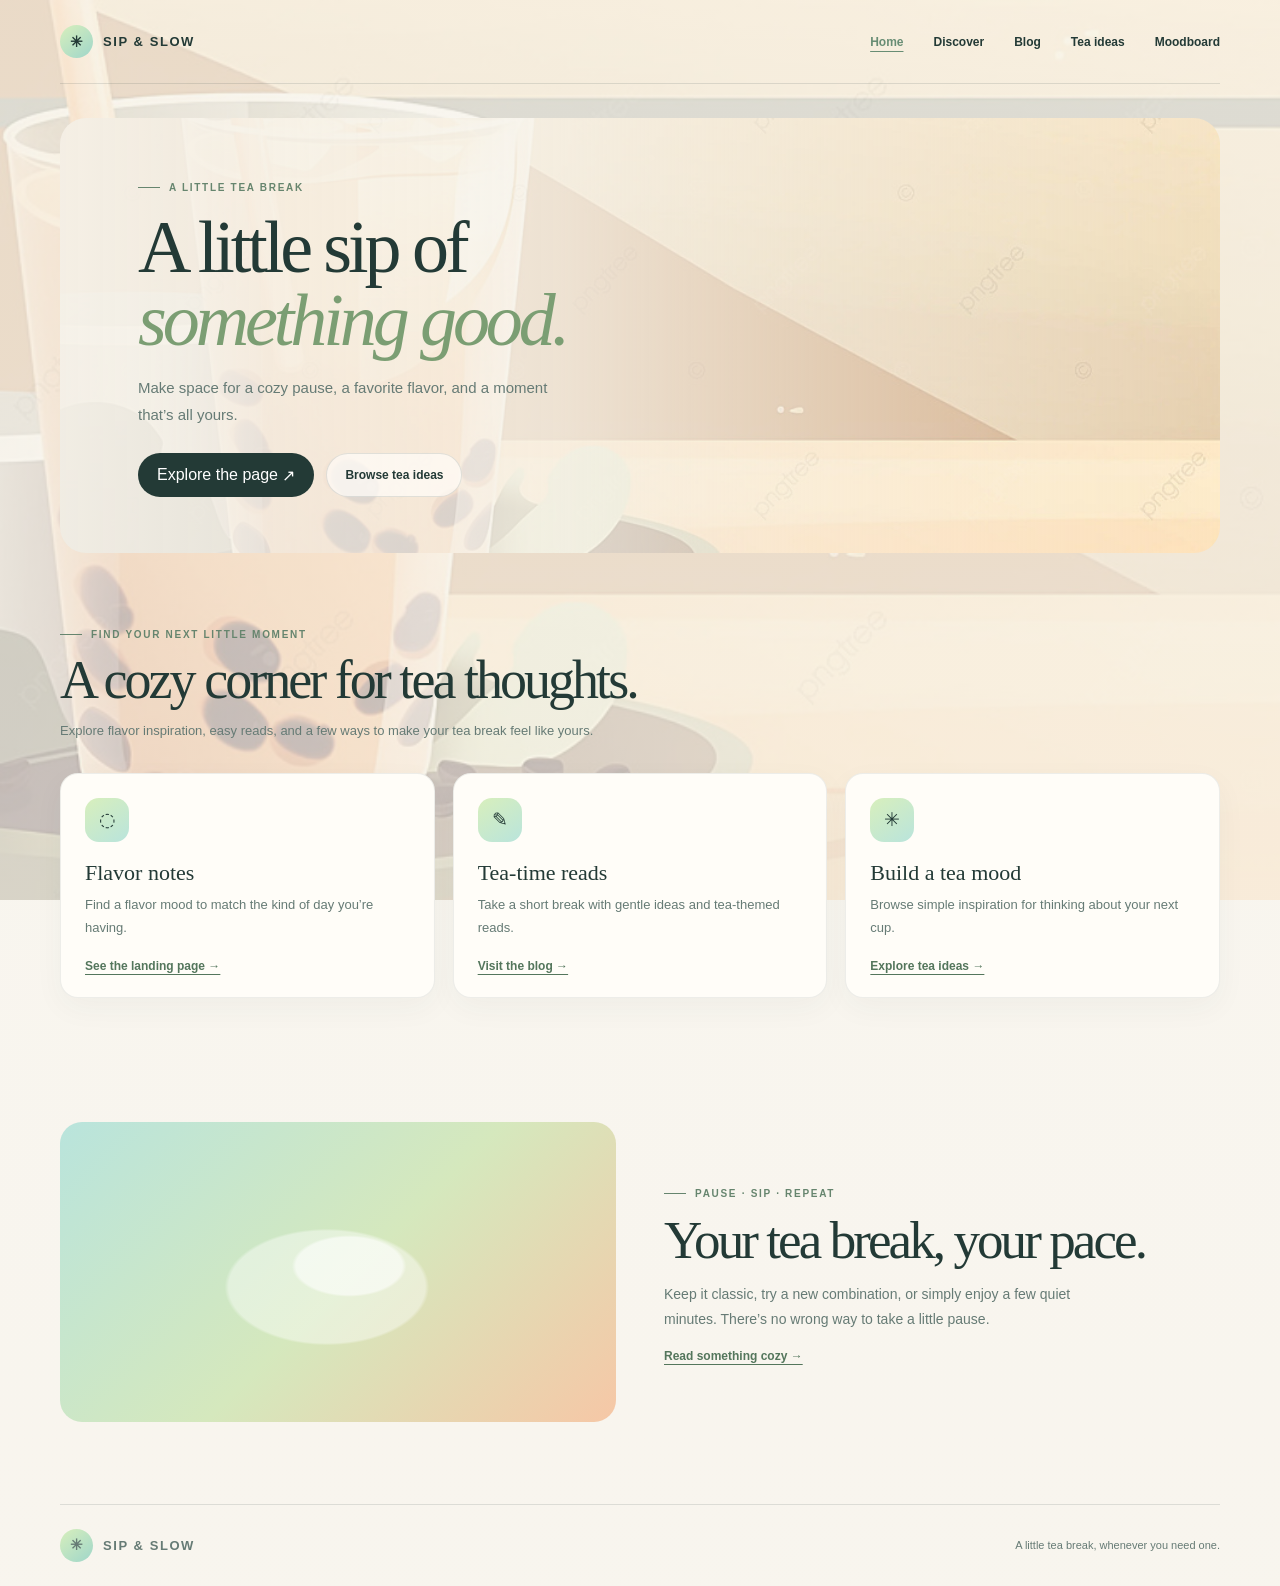
<file: Activity 5/Index.html>
<!DOCTYPE html>
<html lang="en">
<head>
  <meta charset="UTF-8">
  <meta name="viewport" content="width=device-width, initial-scale=1.0">
  <meta http-equiv="refresh" content="0; url=home.html">
  <title>Sip &amp; Slow — Home</title>
</head>
<body>
  <p><a href="home.html">Open the Sip &amp; Slow home page</a></p>
</body>
</html>
</file>
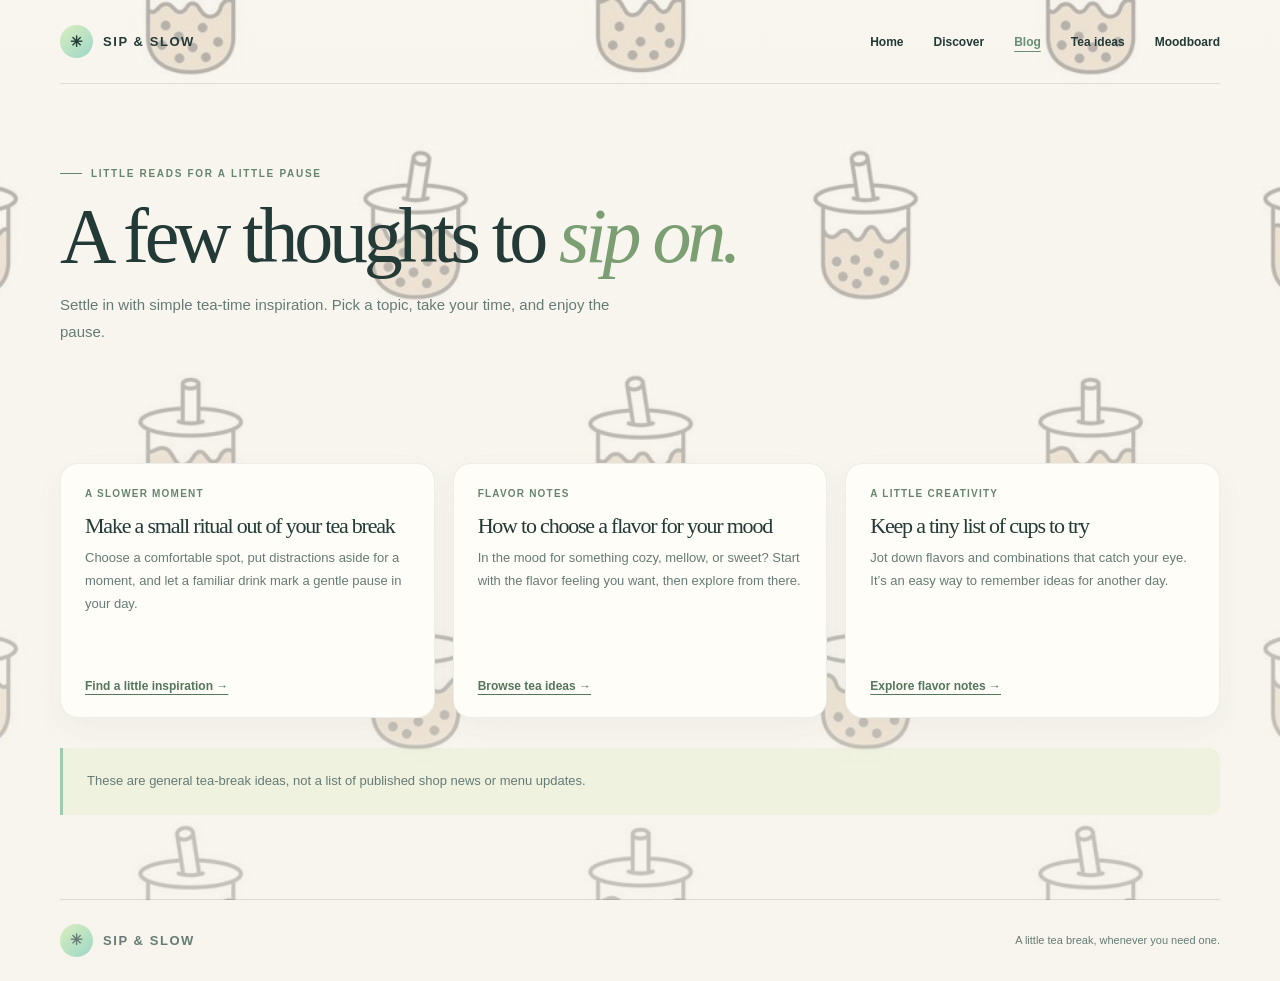
<file: Activity 5/Blogs.html>
<!DOCTYPE html>
<html lang="en">
<head>
  <meta charset="UTF-8">
  <meta name="viewport" content="width=device-width, initial-scale=1.0">
  <meta name="theme-color" content="#f6f2e9">
  <meta name="description" content="Gentle reads and ideas for your next tea break.">
  <title>Sip &amp; Slow — Tea-time reads</title>
  <link rel="stylesheet" href="pages.css">
</head>
<body class="page-blog">
  <header class="page-shell site-header">
    <a class="wordmark" href="home.html" aria-label="Sip and Slow home"><span class="wordmark-mark" aria-hidden="true">✳</span><span>SIP &amp; SLOW</span></a>
    <nav class="main-nav" aria-label="Main navigation">
      <a href="home.html">Home</a>
      <a href="Landingpage.html">Discover</a>
      <a href="Blogs.html" aria-current="page">Blog</a>
      <a href="services.html">Tea ideas</a>
      <a href="moodboard.html">Moodboard</a>
    </nav>
  </header>

  <main class="page-shell">
    <section class="page-hero" aria-labelledby="blog-title">
      <span class="eyebrow">Little reads for a little pause</span>
      <h1 id="blog-title">A few thoughts to <em>sip on.</em></h1>
      <p>Settle in with simple tea-time inspiration. Pick a topic, take your time, and enjoy the pause.</p>
    </section>

    <section class="content-section" aria-label="Tea-time articles">
      <div class="card-grid">
        <article class="card article-card">
          <span class="article-kicker">A slower moment</span>
          <h2>Make a small ritual out of your tea break</h2>
          <p>Choose a comfortable spot, put distractions aside for a moment, and let a familiar drink mark a gentle pause in your day.</p>
          <a class="card-link" href="Landingpage.html#about">Find a little inspiration →</a>
        </article>
        <article class="card article-card">
          <span class="article-kicker">Flavor notes</span>
          <h2>How to choose a flavor for your mood</h2>
          <p>In the mood for something cozy, mellow, or sweet? Start with the flavor feeling you want, then explore from there.</p>
          <a class="card-link" href="services.html">Browse tea ideas →</a>
        </article>
        <article class="card article-card">
          <span class="article-kicker">A little creativity</span>
          <h2>Keep a tiny list of cups to try</h2>
          <p>Jot down flavors and combinations that catch your eye. It’s an easy way to remember ideas for another day.</p>
          <a class="card-link" href="Landingpage.html#flavors">Explore flavor notes →</a>
        </article>
      </div>
      <aside class="note-card">
        <p>These are general tea-break ideas, not a list of published shop news or menu updates.</p>
      </aside>
    </section>
  </main>

  <footer class="page-shell site-footer">
    <a class="wordmark" href="home.html"><span class="wordmark-mark" aria-hidden="true">✳</span><span>SIP &amp; SLOW</span></a>
    <span>A little tea break, whenever you need one.</span>
  </footer>
</body>
</html>
</file>
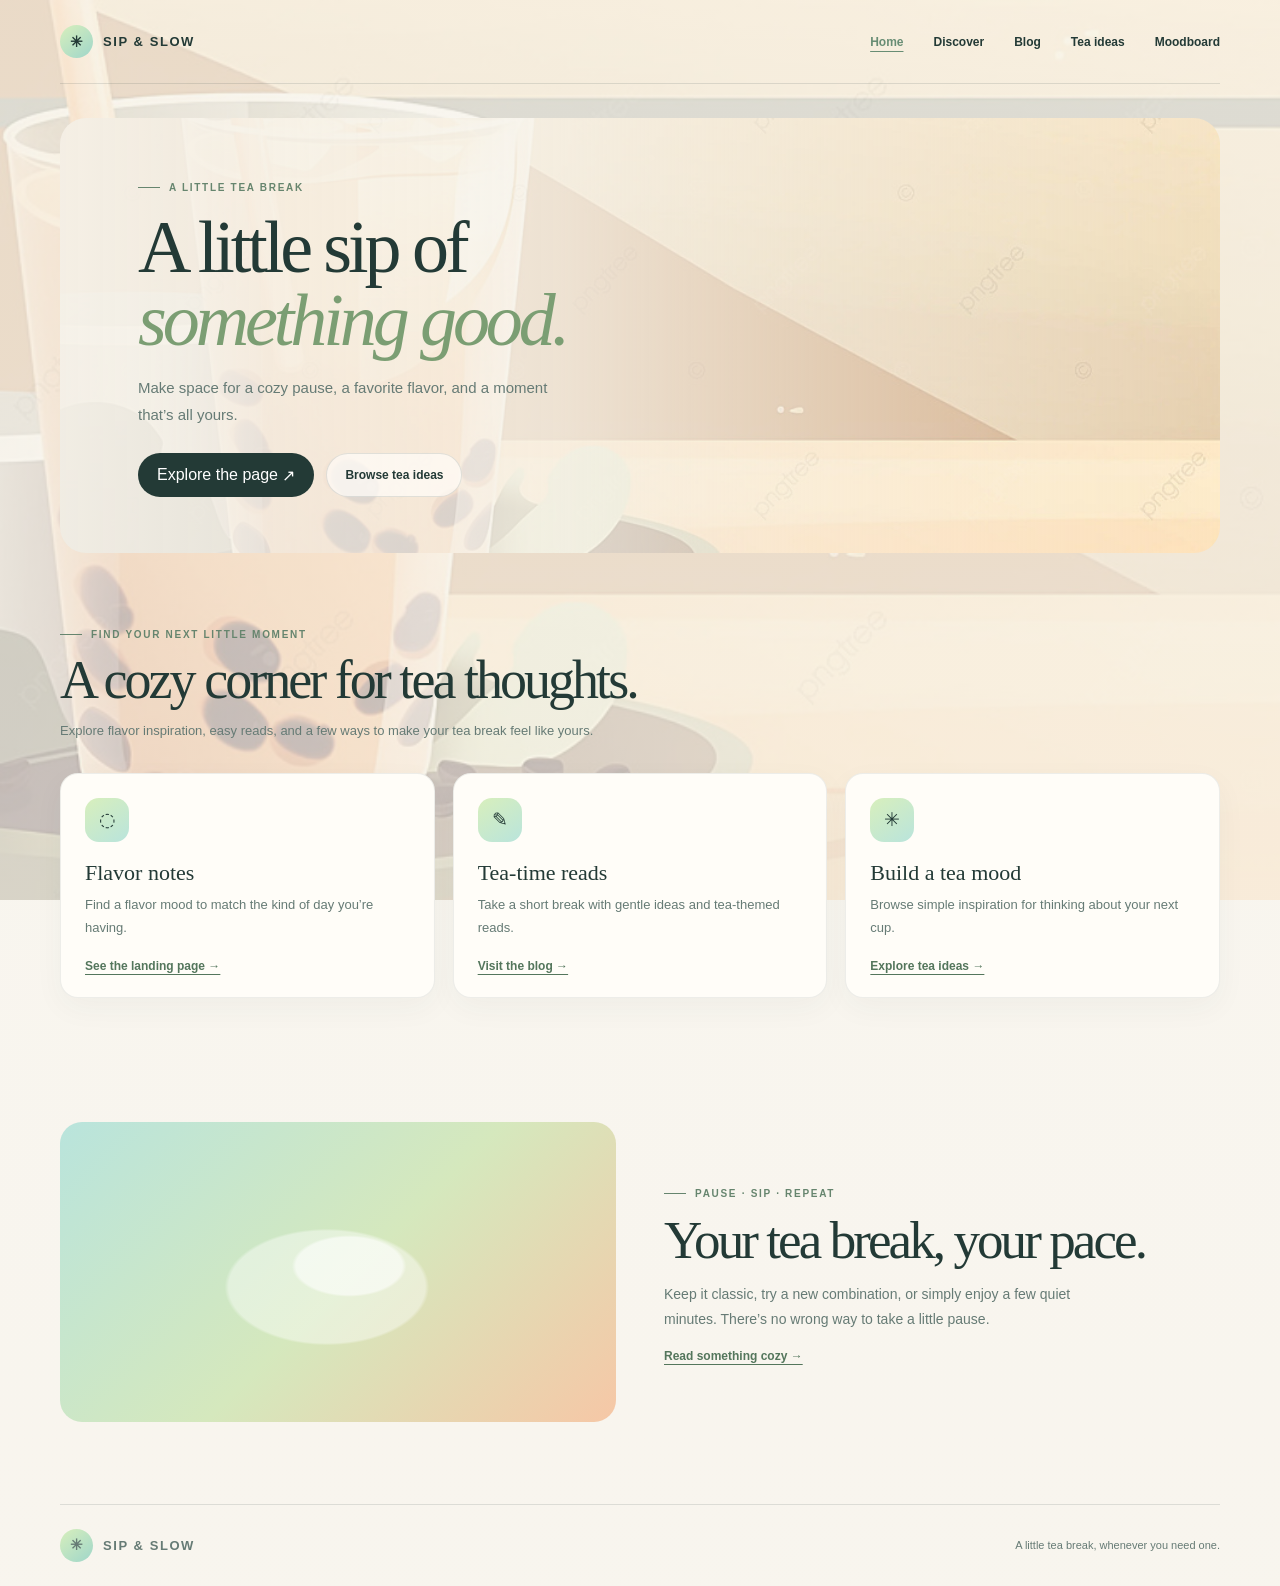
<file: Activity 5/home.html>
<!DOCTYPE html>
<html lang="en">
<head>
  <meta charset="UTF-8">
  <meta name="viewport" content="width=device-width, initial-scale=1.0">
  <meta name="theme-color" content="#f6f2e9">
  <meta name="description" content="Find a little inspiration for your next milk tea break.">
  <title>Sip &amp; Slow — Home</title>
  <link rel="stylesheet" href="pages.css">
</head>
<body class="page-home">
  <header class="page-shell site-header">
    <a class="wordmark" href="home.html" aria-label="Sip and Slow home"><span class="wordmark-mark" aria-hidden="true">✳</span><span>SIP &amp; SLOW</span></a>
    <nav class="main-nav" aria-label="Main navigation">
      <a href="home.html" aria-current="page">Home</a>
      <a href="Landingpage.html">Discover</a>
      <a href="Blogs.html">Blog</a>
      <a href="services.html">Tea ideas</a>
      <a href="moodboard.html">Moodboard</a>
    </nav>
  </header>

  <main>
    <section class="page-shell home-hero" aria-labelledby="home-title">
      <div class="home-hero-copy">
        <span class="eyebrow">A little tea break</span>
        <h1 id="home-title">A little sip of <em>something good.</em></h1>
        <p>Make space for a cozy pause, a favorite flavor, and a moment that’s all yours.</p>
        <div class="button-row">
          <a class="button" href="Landingpage.html">Explore the page <span aria-hidden="true">&nbsp;↗</span></a>
          <a class="button-secondary" href="services.html">Browse tea ideas</a>
        </div>
      </div>
    </section>

    <section class="page-shell content-section" aria-labelledby="discover-title">
      <div class="section-heading">
        <span class="eyebrow">Find your next little moment</span>
        <h2 id="discover-title">A cozy corner for tea thoughts.</h2>
        <p>Explore flavor inspiration, easy reads, and a few ways to make your tea break feel like yours.</p>
      </div>
      <div class="card-grid">
        <article class="card">
          <span class="card-icon" aria-hidden="true">◌</span>
          <h3>Flavor notes</h3>
          <p>Find a flavor mood to match the kind of day you’re having.</p>
          <a class="card-link" href="Landingpage.html">See the landing page →</a>
        </article>
        <article class="card">
          <span class="card-icon" aria-hidden="true">✎</span>
          <h3>Tea-time reads</h3>
          <p>Take a short break with gentle ideas and tea-themed reads.</p>
          <a class="card-link" href="Blogs.html">Visit the blog →</a>
        </article>
        <article class="card">
          <span class="card-icon" aria-hidden="true">✳</span>
          <h3>Build a tea mood</h3>
          <p>Browse simple inspiration for thinking about your next cup.</p>
          <a class="card-link" href="services.html">Explore tea ideas →</a>
        </article>
      </div>
    </section>

    <section class="page-shell feature-row" aria-labelledby="pause-title">
      <div class="feature-image" aria-hidden="true"></div>
      <div class="feature-copy">
        <span class="eyebrow">Pause · sip · repeat</span>
        <h2 id="pause-title">Your tea break, your pace.</h2>
        <p>Keep it classic, try a new combination, or simply enjoy a few quiet minutes. There’s no wrong way to take a little pause.</p>
        <a class="card-link" href="Blogs.html">Read something cozy →</a>
      </div>
    </section>
  </main>

  <footer class="page-shell site-footer">
    <a class="wordmark" href="home.html"><span class="wordmark-mark" aria-hidden="true">✳</span><span>SIP &amp; SLOW</span></a>
    <span>A little tea break, whenever you need one.</span>
  </footer>
</body>
</html>
</file>
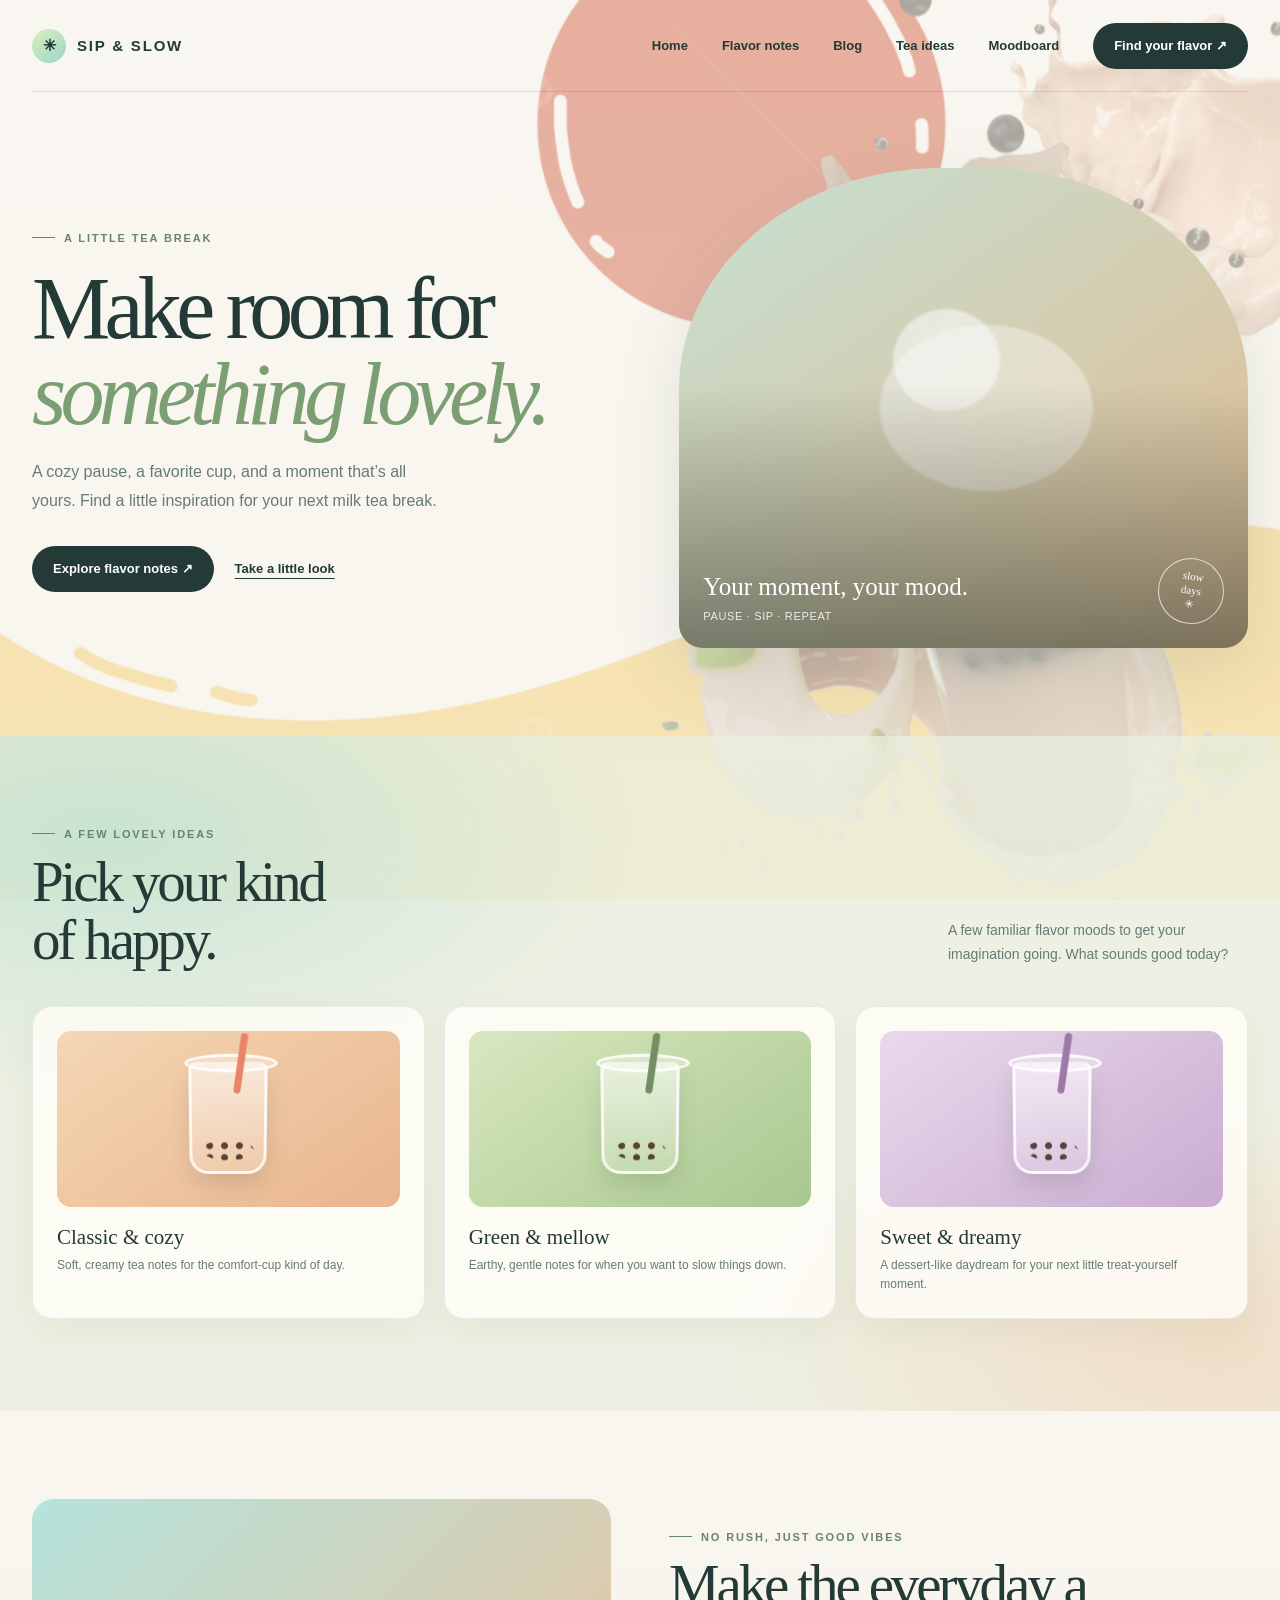
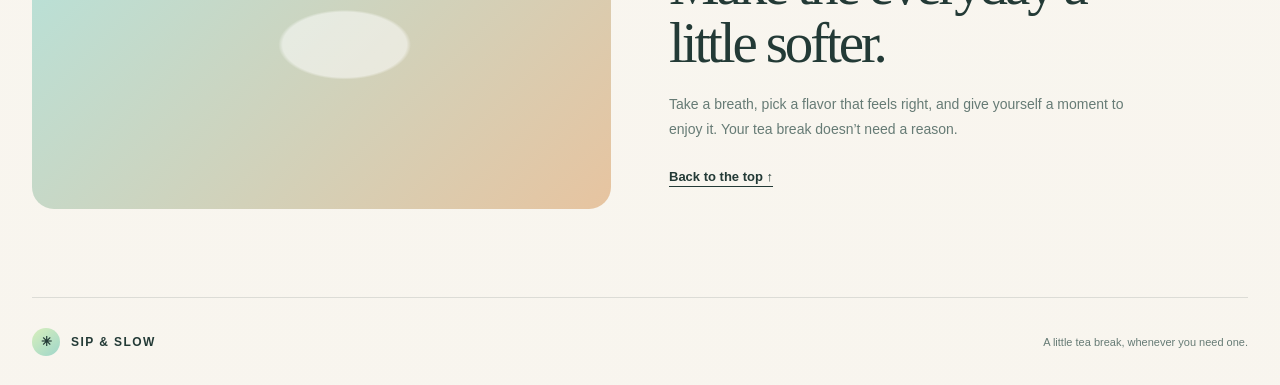
<file: Activity 5/Landingpage.html>
<!DOCTYPE html>
<html lang="en">
<head>
  <meta charset="UTF-8">
  <meta name="viewport" content="width=device-width, initial-scale=1.0">
  <meta name="theme-color" content="#f6f2e9">
  <meta name="description" content="A cheerful little corner for your next milk tea moment.">
  <title>Sip &amp; Slow — A little tea break</title>
  <style>
    :root {
      color-scheme: light;
      --ink: #233a36;
      --muted: #667b75;
      --cream: #f6f2e9;
      --paper: #fffdf8;
      --teal: #b9e4dc;
      --green: #d5e8bd;
      --peach: #f6c7a6;
      --coral: #ed886b;
      --line: rgba(35, 58, 54, .13);
      --shadow: 0 22px 70px rgba(38, 66, 59, .12);
    }

    * { box-sizing: border-box; }

    html { scroll-behavior: smooth; }

    body {
      margin: 0;
      background: var(--cream);
      color: var(--ink);
      font-family: "Avenir Next", Avenir, "Segoe UI", sans-serif;
      -webkit-font-smoothing: antialiased;
    }

    body.page-landing {
      background:
        linear-gradient(rgba(246, 242, 233, .68), rgba(246, 242, 233, .76)),
        url("./landing-background.png") center / cover fixed;
    }

    a { color: inherit; }

    .page-shell {
      width: min(1220px, calc(100% - 64px));
      margin: 0 auto;
    }

    .site-header {
      min-height: 92px;
      display: flex;
      align-items: center;
      justify-content: space-between;
      gap: 24px;
      border-bottom: 1px solid var(--line);
    }

    .wordmark {
      display: inline-flex;
      align-items: center;
      gap: 11px;
      text-decoration: none;
      font-size: 15px;
      font-weight: 850;
      letter-spacing: .12em;
    }

    .wordmark-mark {
      display: grid;
      width: 34px;
      height: 34px;
      place-items: center;
      border-radius: 50%;
      background: linear-gradient(140deg, #d8efbc, #9fd6ca);
      font-size: 16px;
      letter-spacing: 0;
    }

    .main-nav {
      display: flex;
      align-items: center;
      gap: 34px;
      font-size: 13px;
      font-weight: 650;
    }

    .main-nav a { text-decoration: none; }
    .main-nav a:hover { color: #688d74; }

    .nav-cta, .button {
      display: inline-flex;
      min-height: 46px;
      align-items: center;
      justify-content: center;
      padding: 0 21px;
      border-radius: 999px;
      background: var(--ink);
      color: white;
      font-size: 13px;
      font-weight: 750;
      text-decoration: none;
      transition: transform .2s ease, box-shadow .2s ease;
    }

    .nav-cta:hover, .button:hover {
      transform: translateY(-2px);
      box-shadow: 0 9px 20px rgba(35, 58, 54, .18);
    }

    .hero {
      display: grid;
      grid-template-columns: 1fr 1.02fr;
      align-items: center;
      gap: clamp(40px, 7vw, 92px);
      padding: 76px 0 88px;
    }

    .eyebrow {
      display: inline-flex;
      align-items: center;
      gap: 9px;
      color: #66856e;
      font-size: 11px;
      font-weight: 800;
      letter-spacing: .17em;
      text-transform: uppercase;
    }

    .eyebrow::before {
      width: 23px;
      height: 1px;
      background: currentColor;
      content: "";
    }

    h1, h2, p { margin-top: 0; }

    h1 {
      max-width: 580px;
      margin: 22px 0 20px;
      font-family: Georgia, "Times New Roman", serif;
      font-size: clamp(54px, 7vw, 88px);
      font-weight: 500;
      letter-spacing: -.065em;
      line-height: .98;
    }

    h1 em {
      color: #7b9e73;
      font-weight: 500;
    }

    .hero-copy {
      max-width: 420px;
      margin-bottom: 30px;
      color: var(--muted);
      font-size: 16px;
      line-height: 1.8;
    }

    .hero-actions {
      display: flex;
      align-items: center;
      gap: 21px;
    }

    .text-link {
      font-size: 13px;
      font-weight: 750;
      text-decoration-thickness: 1px;
      text-underline-offset: 5px;
    }

    .hero-visual {
      position: relative;
      min-height: 480px;
      overflow: hidden;
      border-radius: 46% 46% 24px 24px;
      background:
        radial-gradient(ellipse at 47% 40%, rgba(255, 255, 255, .56) 0 12%, transparent 13%),
        radial-gradient(ellipse at 54% 50%, rgba(255, 255, 255, .4) 0 24%, transparent 25%),
        linear-gradient(145deg, #c9e4d6, #e5bd92);
      box-shadow: var(--shadow);
    }

    .hero-visual::before {
      position: absolute;
      inset: 0;
      background: linear-gradient(180deg, rgba(30, 48, 42, .02) 45%, rgba(30, 48, 42, .53));
      content: "";
    }

    .photo-note {
      position: absolute;
      right: 24px;
      bottom: 24px;
      left: 24px;
      display: flex;
      align-items: end;
      justify-content: space-between;
      gap: 20px;
      color: white;
    }

    .photo-note strong {
      display: block;
      margin-bottom: 5px;
      font-family: Georgia, "Times New Roman", serif;
      font-size: 25px;
      font-weight: 500;
    }

    .photo-note span {
      font-size: 11px;
      letter-spacing: .06em;
      opacity: .85;
    }

    .photo-stamp {
      display: grid;
      width: 66px;
      height: 66px;
      flex: 0 0 66px;
      place-items: center;
      border: 1px solid rgba(255, 255, 255, .7);
      border-radius: 50%;
      font-family: Georgia, "Times New Roman", serif;
      font-size: 11px;
      line-height: 1.25;
      text-align: center;
      transform: rotate(9deg);
    }

    .flavors {
      position: relative;
      padding: 84px 0 92px;
      background:
        radial-gradient(ellipse at 8% 15%, rgba(186, 224, 209, .72), transparent 32%),
        radial-gradient(ellipse at 95% 90%, rgba(246, 199, 166, .45), transparent 28%),
        rgba(234, 240, 223, .76);
    }

    .section-heading {
      display: flex;
      align-items: end;
      justify-content: space-between;
      gap: 24px;
      margin-bottom: 36px;
    }

    .section-heading h2, .moment-copy h2 {
      margin: 13px 0 0;
      font-family: Georgia, "Times New Roman", serif;
      font-size: clamp(38px, 5vw, 57px);
      font-weight: 500;
      letter-spacing: -.055em;
      line-height: 1.03;
    }

    .section-intro {
      max-width: 300px;
      margin: 0 0 3px;
      color: var(--muted);
      font-size: 14px;
      line-height: 1.7;
    }

    .flavor-grid {
      display: grid;
      grid-template-columns: repeat(3, 1fr);
      gap: 19px;
    }

    .flavor-card {
      min-height: 310px;
      overflow: hidden;
      padding: 24px;
      border: 1px solid rgba(35, 58, 54, .08);
      border-radius: 20px;
      background: rgba(255, 253, 248, .82);
      box-shadow: 0 12px 36px rgba(38, 66, 59, .055);
    }

    .cup-scene {
      display: grid;
      height: 176px;
      place-items: center;
      overflow: hidden;
      border-radius: 14px;
    }

    .flavor-card:nth-child(1) .cup-scene {
      background: linear-gradient(145deg, #f4d7b4, #e9b58e);
    }

    .flavor-card:nth-child(2) .cup-scene {
      background: linear-gradient(145deg, #d8e8bf, #a8c78f);
    }

    .flavor-card:nth-child(3) .cup-scene {
      background: linear-gradient(145deg, #e9d9eb, #c9acd1);
    }

    .cup {
      position: relative;
      width: 78px;
      height: 112px;
      border: 3px solid rgba(255, 255, 255, .82);
      border-top: 0;
      border-radius: 8px 8px 19px 19px;
      background: linear-gradient(180deg, rgba(255, 255, 255, .58), rgba(255, 255, 255, .16));
      box-shadow: 0 12px 22px rgba(57, 55, 45, .13);
      transform: perspective(160px) rotateX(-3deg);
    }

    .cup::before {
      position: absolute;
      top: -8px;
      left: -7px;
      width: 86px;
      height: 12px;
      border: 3px solid rgba(255, 255, 255, .87);
      border-radius: 50%;
      background: rgba(255, 255, 255, .34);
      content: "";
    }

    .cup::after {
      position: absolute;
      right: 10px;
      bottom: 11px;
      left: 10px;
      height: 21px;
      border-radius: 50%;
      background: radial-gradient(circle, #574238 0 3px, transparent 4px) 0 0 / 15px 12px;
      content: "";
    }

    .straw {
      position: absolute;
      top: -28px;
      right: 20px;
      width: 7px;
      height: 59px;
      border-radius: 4px;
      background: #e98468;
      transform: rotate(8deg);
    }

    .flavor-card:nth-child(2) .straw { background: #738e60; }
    .flavor-card:nth-child(3) .straw { background: #9f78a8; }

    .flavor-card h3 {
      margin: 18px 0 6px;
      font-family: Georgia, "Times New Roman", serif;
      font-size: 21px;
      font-weight: 500;
    }

    .flavor-card p {
      margin: 0;
      color: var(--muted);
      font-size: 12px;
      line-height: 1.6;
    }

    .moment {
      display: grid;
      grid-template-columns: 1fr 1fr;
      align-items: center;
      gap: 58px;
      padding: 88px 0;
    }

    .moment-art {
      min-height: 310px;
      overflow: hidden;
      border-radius: 22px;
      background:
        radial-gradient(ellipse at 54% 47%, rgba(255, 255, 255, .52) 0 14%, transparent 15%),
        linear-gradient(135deg, #b5e3dc, #e7c4a0);
    }

    .moment-copy { max-width: 470px; }

    .moment-copy p {
      margin: 19px 0 25px;
      color: var(--muted);
      font-size: 14px;
      line-height: 1.8;
    }

    .site-footer {
      display: flex;
      min-height: 88px;
      align-items: center;
      justify-content: space-between;
      gap: 20px;
      border-top: 1px solid var(--line);
      color: var(--muted);
      font-size: 11px;
    }

    .site-footer .wordmark { color: var(--ink); font-size: 12px; }
    .site-footer .wordmark-mark { width: 28px; height: 28px; font-size: 13px; }

    :focus-visible {
      outline: 3px solid #da886a;
      outline-offset: 4px;
    }

    @media (max-width: 760px) {
      body.page-landing { background-attachment: scroll; }
      .page-shell { width: min(100% - 40px, 560px); }
      .site-header { min-height: 76px; }
      .main-nav { gap: 16px; }
      .main-nav a:not(.nav-cta) { display: none; }
      .nav-cta { min-height: 40px; padding: 0 15px; }
      .hero { grid-template-columns: 1fr; gap: 38px; padding: 58px 0 68px; }
      .hero-visual { min-height: 420px; }
      .section-heading { align-items: start; flex-direction: column; }
      .flavor-grid { grid-template-columns: 1fr; }
      .flavor-card { min-height: unset; }
      .cup-scene { height: 190px; }
      .moment { grid-template-columns: 1fr; gap: 32px; padding: 68px 0; }
      .moment-art { min-height: 260px; }
    }

    @media (max-width: 420px) {
      .page-shell { width: calc(100% - 32px); }
      .hero-visual { min-height: 350px; }
      .hero-actions { align-items: start; flex-direction: column; gap: 17px; }
      .site-footer { align-items: start; flex-direction: column; justify-content: center; padding: 20px 0; }
    }

    @media (prefers-reduced-motion: reduce) {
      *, *::before, *::after {
        scroll-behavior: auto !important;
        transition-duration: .01ms !important;
      }
    }
  </style>
</head>
<body class="page-landing">
  <header class="page-shell site-header">
    <a class="wordmark" href="#top" aria-label="Sip and Slow home">
      <span class="wordmark-mark" aria-hidden="true">✳</span>
      <span>SIP &amp; SLOW</span>
    </a>
    <nav class="main-nav" aria-label="Main navigation">
      <a href="home.html">Home</a>
      <a href="#flavors">Flavor notes</a>
      <a href="Blogs.html">Blog</a>
      <a href="services.html">Tea ideas</a>
      <a href="moodboard.html">Moodboard</a>
      <a class="nav-cta" href="#flavors">Find your flavor <span aria-hidden="true">&nbsp;↗</span></a>
    </nav>
  </header>

  <main id="top">
    <section class="page-shell hero" aria-labelledby="hero-title">
      <div class="hero-content">
        <span class="eyebrow">A little tea break</span>
        <h1 id="hero-title">Make room for <em>something lovely.</em></h1>
        <p class="hero-copy">A cozy pause, a favorite cup, and a moment that’s all yours. Find a little inspiration for your next milk tea break.</p>
        <div class="hero-actions">
          <a class="button" href="#flavors">Explore flavor notes <span aria-hidden="true">&nbsp;↗</span></a>
          <a class="text-link" href="#about">Take a little look</a>
        </div>
      </div>
      <div class="hero-visual" aria-hidden="true">
        <div class="photo-note">
          <div>
            <strong>Your moment, your mood.</strong>
            <span>PAUSE · SIP · REPEAT</span>
          </div>
          <div class="photo-stamp" aria-hidden="true">slow<br>days<br>✳</div>
        </div>
      </div>
    </section>

    <section class="flavors" id="flavors" aria-labelledby="flavors-title">
      <div class="page-shell">
        <div class="section-heading">
          <div>
            <span class="eyebrow">A few lovely ideas</span>
            <h2 id="flavors-title">Pick your kind<br>of happy.</h2>
          </div>
          <p class="section-intro">A few familiar flavor moods to get your imagination going. What sounds good today?</p>
        </div>
        <div class="flavor-grid">
          <article class="flavor-card">
            <div class="cup-scene" aria-hidden="true"><div class="cup"><span class="straw"></span></div></div>
            <h3>Classic &amp; cozy</h3>
            <p>Soft, creamy tea notes for the comfort-cup kind of day.</p>
          </article>
          <article class="flavor-card">
            <div class="cup-scene" aria-hidden="true"><div class="cup"><span class="straw"></span></div></div>
            <h3>Green &amp; mellow</h3>
            <p>Earthy, gentle notes for when you want to slow things down.</p>
          </article>
          <article class="flavor-card">
            <div class="cup-scene" aria-hidden="true"><div class="cup"><span class="straw"></span></div></div>
            <h3>Sweet &amp; dreamy</h3>
            <p>A dessert-like daydream for your next little treat-yourself moment.</p>
          </article>
        </div>
      </div>
    </section>

    <section class="page-shell moment" id="about" aria-labelledby="moment-title">
      <div class="moment-art" aria-hidden="true"></div>
      <div class="moment-copy">
        <span class="eyebrow">No rush, just good vibes</span>
        <h2 id="moment-title">Make the everyday a little softer.</h2>
        <p>Take a breath, pick a flavor that feels right, and give yourself a moment to enjoy it. Your tea break doesn’t need a reason.</p>
        <a class="text-link" href="#top">Back to the top ↑</a>
      </div>
    </section>
  </main>

  <footer class="page-shell site-footer">
    <a class="wordmark" href="#top" aria-label="Sip and Slow home">
      <span class="wordmark-mark" aria-hidden="true">✳</span>
      <span>SIP &amp; SLOW</span>
    </a>
    <span>A little tea break, whenever you need one.</span>
  </footer>
</body>
</html>
</file>
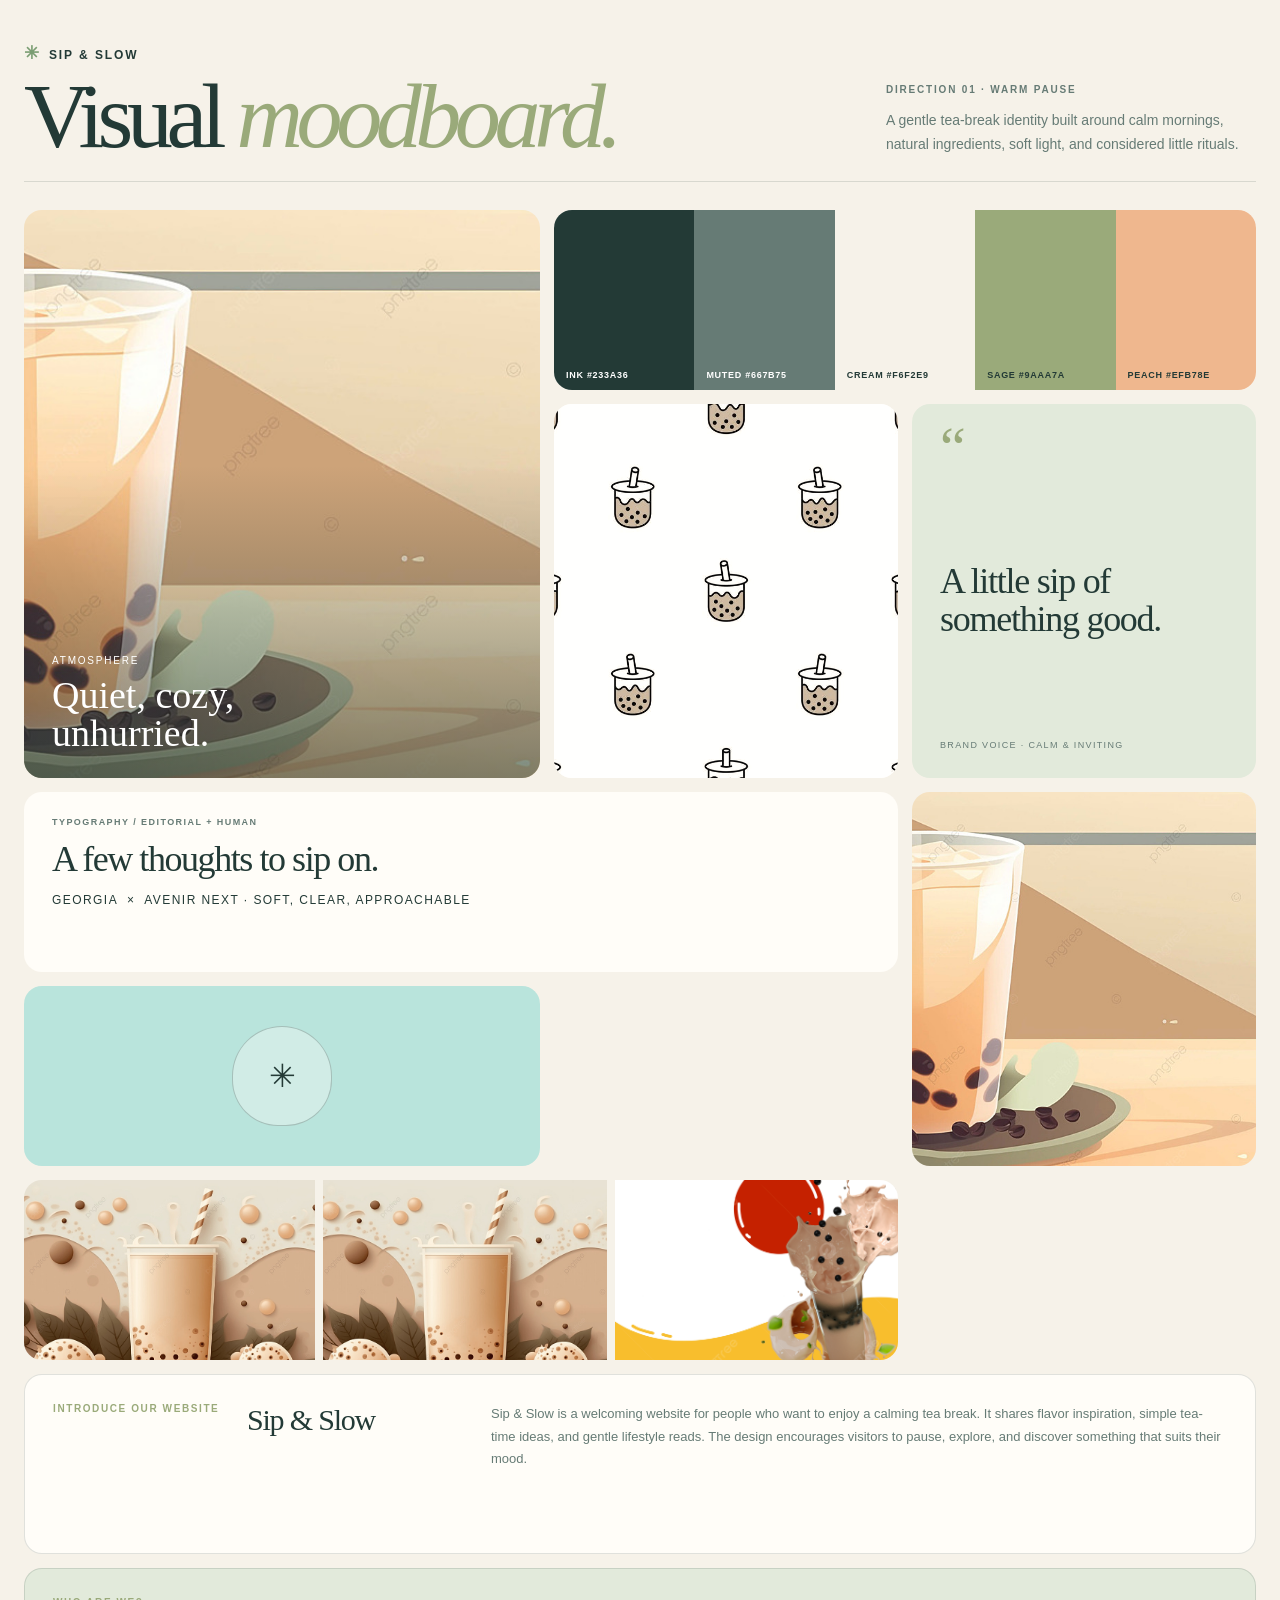
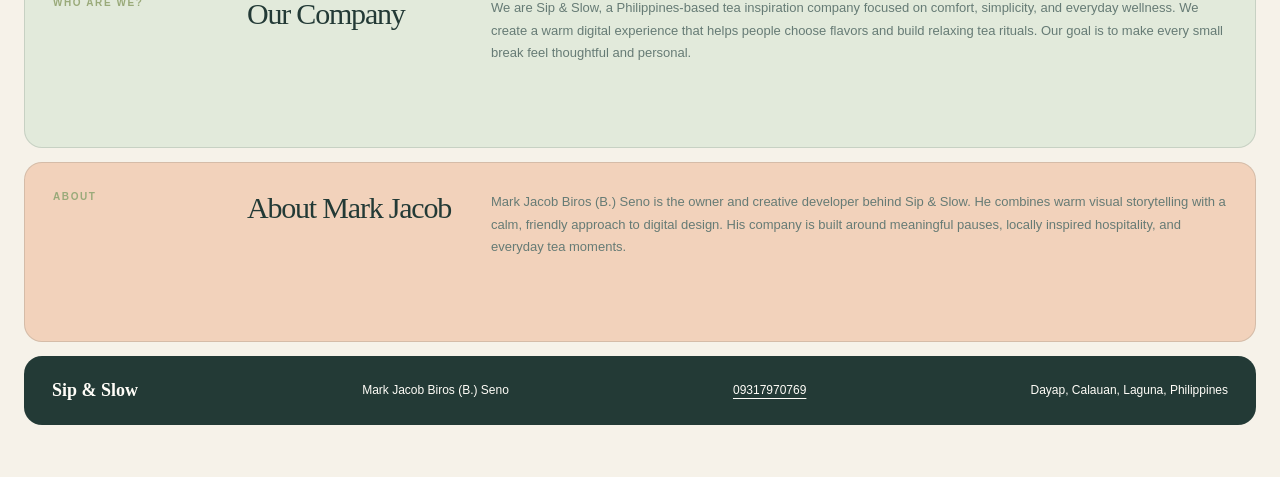
<file: Activity 5/moodboard.html>
<!DOCTYPE html>
<html lang="en">
<head>
  <meta charset="UTF-8">
  <meta name="viewport" content="width=device-width, initial-scale=1.0">
  <title>Sip &amp; Slow — Moodboard</title>
  <style>
    :root {
      --ink: #233a36;
      --muted: #667b75;
      --cream: #f6f2e9;
      --paper: #fffdf8;
      --sage: #9aaa7a;
      --mint: #b9e4dc;
      --peach: #efb78e;
      --line: rgba(35,58,54,.14);
    }
    * { box-sizing: border-box; }
    body {
      margin: 0;
      background: var(--cream);
      color: var(--ink);
      font-family: "Avenir Next", Avenir, "Segoe UI", sans-serif;
    }
    .board {
      width: min(1280px, calc(100% - 48px));
      margin: 0 auto;
      padding: 42px 0 52px;
    }
    header {
      display: grid;
      grid-template-columns: 1.6fr .75fr;
      align-items: end;
      gap: 32px;
      margin-bottom: 28px;
      border-bottom: 1px solid var(--line);
      padding-bottom: 24px;
    }
    .brand { font-size: 12px; font-weight: 850; letter-spacing: .16em; text-transform: uppercase; }
    .brand-mark { color: #7b9e73; font-size: 18px; margin-right: 8px; }
    h1 {
      margin: 12px 0 0;
      font-family: Georgia, "Times New Roman", serif;
      font-size: clamp(56px, 8vw, 92px);
      line-height: .88;
      letter-spacing: -.07em;
      font-weight: 500;
    }
    h1 em { color: var(--sage); }
    .intro { max-width: 370px; justify-self: end; }
    .intro .eyebrow { color: var(--muted); font-size: 10px; letter-spacing: .18em; text-transform: uppercase; font-weight: 800; }
    .intro p { margin: 12px 0 0; line-height: 1.7; font-size: 14px; color: var(--muted); }
    .grid {
      display: grid;
      grid-template-columns: 1.08fr .72fr .72fr;
      grid-auto-rows: 180px;
      gap: 14px;
    }
    .tile { position: relative; overflow: hidden; border-radius: 18px; background: var(--paper); }
    .tile img { width: 100%; height: 100%; object-fit: cover; display: block; }
    .hero { grid-row: span 3; }
    .hero::after { content: ""; position: absolute; inset: 0; background: linear-gradient(180deg, transparent 45%, rgba(35,58,54,.58)); }
    .hero-copy { position: absolute; z-index: 2; left: 28px; right: 28px; bottom: 26px; color: white; }
    .hero-copy span { font-size: 10px; letter-spacing: .18em; text-transform: uppercase; }
    .hero-copy strong { display: block; margin-top: 8px; font-family: Georgia, serif; font-size: 38px; line-height: 1; font-weight: 500; }
    .palette { grid-column: span 2; display: grid; grid-template-columns: repeat(5, 1fr); }
    .swatch { position: relative; }
    .swatch span { position: absolute; left: 12px; bottom: 10px; font-size: 9px; letter-spacing: .08em; text-transform: uppercase; font-weight: 800; }
    .swatch:nth-child(1) { background: var(--ink); color: white; }
    .swatch:nth-child(2) { background: var(--muted); color: white; }
    .swatch:nth-child(3) { background: var(--cream); }
    .swatch:nth-child(4) { background: var(--sage); }
    .swatch:nth-child(5) { background: var(--peach); }
    .pattern { grid-row: span 2; }
    .pattern img { filter: saturate(.65) sepia(.08); }
    .quote { grid-row: span 2; padding: 28px; background: #e2eadb; display: flex; flex-direction: column; justify-content: space-between; }
    .quote .mark { font-family: Georgia, serif; font-size: 58px; line-height: .5; color: var(--sage); }
    .quote blockquote { margin: 0; font-family: Georgia, serif; font-size: clamp(24px, 3vw, 36px); line-height: 1.08; letter-spacing: -.035em; }
    .quote cite { font-size: 9px; letter-spacing: .15em; text-transform: uppercase; font-style: normal; color: var(--muted); }
    .type { grid-column: span 2; padding: 25px 28px; }
    .type p { margin: 0; }
    .type .label { font-size: 9px; letter-spacing: .16em; text-transform: uppercase; color: var(--muted); font-weight: 800; }
    .type .serif { margin-top: 14px; font-family: Georgia, serif; font-size: 36px; letter-spacing: -.04em; line-height: 1; }
    .type .sans { margin-top: 16px; font-size: 12px; letter-spacing: .12em; text-transform: uppercase; }
    .tea { grid-row: span 2; }
    .shape { background: var(--mint); display: grid; place-items: center; }
    .shape-inner { width: 100px; height: 100px; border-radius: 50% 50% 46% 46%; border: 1px solid rgba(35,58,54,.25); display: grid; place-items: center; font-family: Georgia, serif; font-size: 32px; background: rgba(255,253,248,.35); }
    .materials { grid-column: span 2; display: grid; grid-template-columns: repeat(3, 1fr); gap: 0; background: transparent; }
    .materials div { position: relative; }
    .materials div + div { border-left: 8px solid var(--cream); }
    .company-info {
      margin-top: 14px;
      display: grid;
      grid-template-columns: 1fr;
      gap: 14px;
    }
    .info-block {
      min-height: 180px;
      display: grid;
      grid-template-columns: 170px 220px 1fr;
      align-items: start;
      gap: 24px;
      padding: 28px;
      border-radius: 18px;
      background: var(--paper);
      border: 1px solid var(--line);
    }
    .info-block:nth-child(2) { background: #e2eadb; }
    .info-block:nth-child(3) { background: #f2d2bb; }
    .info-label {
      display: block;
      margin-bottom: 14px;
      color: var(--sage);
      font-size: 10px;
      font-weight: 850;
      letter-spacing: .16em;
      text-transform: uppercase;
    }
    .info-block h2 {
      margin: 0;
      font-family: Georgia, serif;
      font-size: 30px;
      font-weight: 500;
      letter-spacing: -.04em;
    }
    .info-block p {
      margin: 0;
      color: var(--muted);
      font-size: 13px;
      line-height: 1.75;
    }
    .site-footer {
      margin-top: 14px;
      padding: 24px 28px;
      border-radius: 18px;
      background: var(--ink);
      color: var(--paper);
      display: flex;
      align-items: center;
      justify-content: space-between;
      gap: 24px;
      font-size: 12px;
    }
    .site-footer strong { font-family: Georgia, serif; font-size: 18px; }
    .site-footer a { color: var(--paper); text-decoration-thickness: 1px; text-underline-offset: 4px; }
    @media (max-width: 900px) {
      header { grid-template-columns: 1fr; }
      .intro { justify-self: start; }
      .grid { grid-template-columns: 1fr 1fr; }
      .hero { grid-column: 1 / -1; }
      .palette { grid-column: 1 / -1; }
      .type { grid-column: 1 / -1; }
      .materials { grid-column: 1 / -1; }
      .company-info { grid-template-columns: 1fr; }
      .info-block { grid-template-columns: 150px 180px 1fr; }
    }
    @media (max-width: 560px) {
      .board { width: min(100% - 24px, 1280px); padding-top: 24px; }
      .grid { display: flex; flex-direction: column; }
      .tile { min-height: 180px; }
      .hero { min-height: 440px; }
      .palette { min-height: 120px; }
      .pattern { min-height: 300px; }
      .tea { min-height: 300px; }
      .materials { min-height: 220px; }
      .info-block { grid-template-columns: 1fr; gap: 10px; }
      .info-label { margin-bottom: 4px; }
      .site-footer { align-items: flex-start; flex-direction: column; }
    }
  </style>
</head>
<body>
  <main class="board">
    <header>
      <div>
        <div class="brand"><span class="brand-mark">✳</span>Sip &amp; Slow</div>
        <h1>Visual <em>moodboard.</em></h1>
      </div>
      <div class="intro">
        <span class="eyebrow">Direction 01 · Warm pause</span>
        <p>A gentle tea-break identity built around calm mornings, natural ingredients, soft light, and considered little rituals.</p>
      </div>
    </header>

    <section class="grid" aria-label="Moodboard">
      <article class="tile hero">
        <img src="home-background.jpg" alt="Tea-inspired lifestyle background">
        <div class="hero-copy"><span>Atmosphere</span><strong>Quiet, cozy,<br>unhurried.</strong></div>
      </article>

      <article class="tile palette" aria-label="Color palette">
        <div class="swatch"><span>Ink #233A36</span></div>
        <div class="swatch"><span>Muted #667B75</span></div>
        <div class="swatch"><span>Cream #F6F2E9</span></div>
        <div class="swatch"><span>Sage #9AAA7A</span></div>
        <div class="swatch"><span>Peach #EFB78E</span></div>
      </article>

      <article class="tile pattern">
        <img src="boba-tea-seamless-pattern-bubble-milk-tea-scarf-isolated-repeat-wallpaper-tile-background-illustration-doodle-design-vector.jpg" alt="Playful bubble tea pattern">
      </article>

      <article class="tile quote">
        <div class="mark">“</div>
        <blockquote>A little sip of something good.</blockquote>
        <cite>Brand voice · Calm &amp; inviting</cite>
      </article>

      <article class="tile type">
        <p class="label">Typography / Editorial + Human</p>
        <p class="serif">A few thoughts to sip on.</p>
        <p class="sans">Georgia &nbsp;×&nbsp; Avenir Next · Soft, clear, approachable</p>
      </article>

      <article class="tile tea">
        <img src="pngtree-milk-tea-light-background-image_2175484.jpg" alt="Light milk tea product scene">
      </article>

      <article class="tile shape">
        <div class="shape-inner">✳</div>
      </article>

      <article class="tile materials">
        <div><img src="pngtree-milk-tea-delicious-green-leaves-background-image_2358408.jpg" alt="Green tea leaves and milk tea"></div>
        <div><img src="services-background.jpg" alt="Tea break background"></div>
        <div><img src="pngtree-splashing-milk-tea-cube-noodle-background-picture-image_1240870.jpg" alt="Milk tea splash"></div>
      </article>
    </section>

    <section class="company-info" aria-label="About Sip and Slow">
      <article class="info-block">
        <span class="info-label">Introduce Our Website</span>
        <h2>Sip &amp; Slow</h2>
        <p>Sip &amp; Slow is a welcoming website for people who want to enjoy a calming tea break. It shares flavor inspiration, simple tea-time ideas, and gentle lifestyle reads. The design encourages visitors to pause, explore, and discover something that suits their mood.</p>
      </article>

      <article class="info-block">
        <span class="info-label">Who Are We?</span>
        <h2>Our Company</h2>
        <p>We are Sip &amp; Slow, a Philippines-based tea inspiration company focused on comfort, simplicity, and everyday wellness. We create a warm digital experience that helps people choose flavors and build relaxing tea rituals. Our goal is to make every small break feel thoughtful and personal.</p>
      </article>

      <article class="info-block">
        <span class="info-label">About</span>
        <h2>About Mark Jacob</h2>
        <p>Mark Jacob Biros (B.) Seno is the owner and creative developer behind Sip &amp; Slow. He combines warm visual storytelling with a calm, friendly approach to digital design. His company is built around meaningful pauses, locally inspired hospitality, and everyday tea moments.</p>
      </article>
    </section>

    <footer class="site-footer">
      <strong>Sip &amp; Slow</strong>
      <span>Mark Jacob Biros (B.) Seno</span>
      <a href="tel:+639317970769">09317970769</a>
      <span>Dayap, Calauan, Laguna, Philippines</span>
    </footer>
  </main>
</body>
</html>
</file>
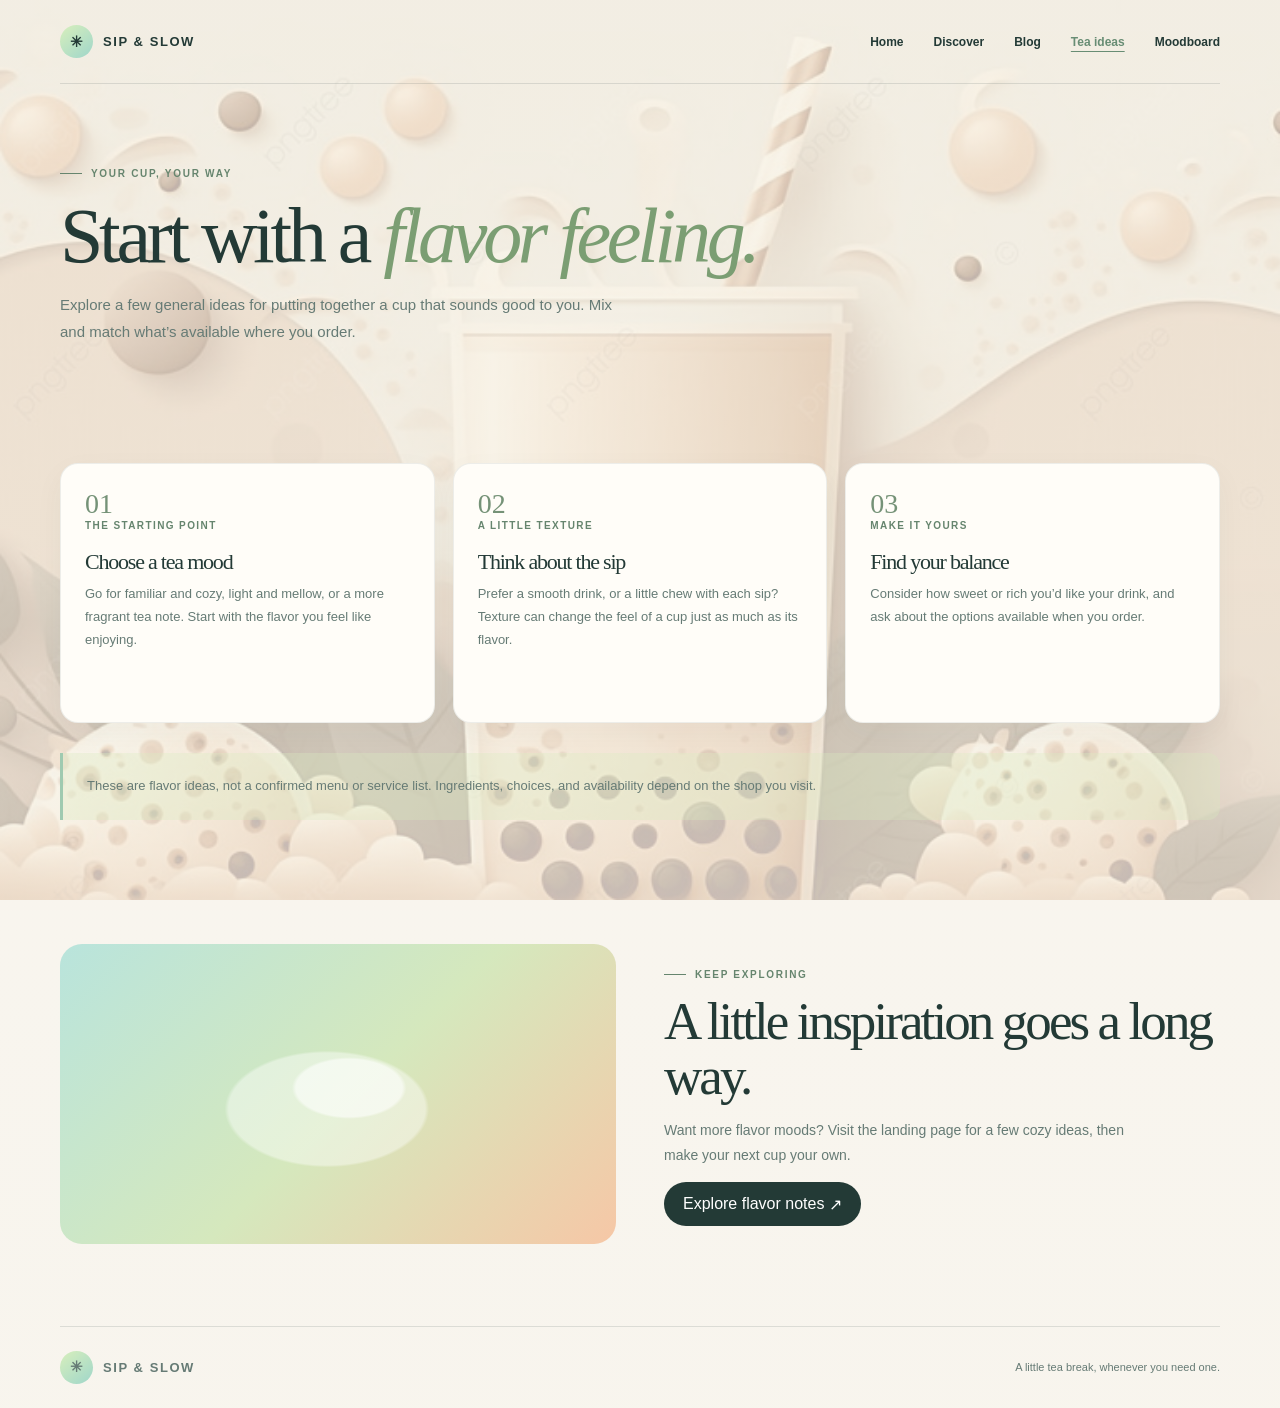
<file: Activity 5/services.html>
<!DOCTYPE html>
<html lang="en">
<head>
  <meta charset="UTF-8">
  <meta name="viewport" content="width=device-width, initial-scale=1.0">
  <meta name="theme-color" content="#f6f2e9">
  <meta name="description" content="Explore a few milk tea flavor and texture ideas.">
  <title>Sip &amp; Slow — Tea ideas</title>
  <link rel="stylesheet" href="pages.css">
</head>
<body class="page-services">
  <header class="page-shell site-header">
    <a class="wordmark" href="home.html" aria-label="Sip and Slow home"><span class="wordmark-mark" aria-hidden="true">✳</span><span>SIP &amp; SLOW</span></a>
    <nav class="main-nav" aria-label="Main navigation">
      <a href="home.html">Home</a>
      <a href="Landingpage.html">Discover</a>
      <a href="Blogs.html">Blog</a>
      <a href="services.html" aria-current="page">Tea ideas</a>
      <a href="moodboard.html">Moodboard</a>
    </nav>
  </header>

  <main class="page-shell">
    <section class="page-hero" aria-labelledby="ideas-title">
      <span class="eyebrow">Your cup, your way</span>
      <h1 id="ideas-title">Start with a <em>flavor feeling.</em></h1>
      <p>Explore a few general ideas for putting together a cup that sounds good to you. Mix and match what’s available where you order.</p>
    </section>

    <section class="content-section" aria-label="Milk tea inspiration">
      <div class="card-grid services-grid">
        <article class="card">
          <span class="service-number" aria-hidden="true">01</span>
          <span class="service-label">The starting point</span>
          <h2>Choose a tea mood</h2>
          <p>Go for familiar and cozy, light and mellow, or a more fragrant tea note. Start with the flavor you feel like enjoying.</p>
        </article>
        <article class="card">
          <span class="service-number" aria-hidden="true">02</span>
          <span class="service-label">A little texture</span>
          <h2>Think about the sip</h2>
          <p>Prefer a smooth drink, or a little chew with each sip? Texture can change the feel of a cup just as much as its flavor.</p>
        </article>
        <article class="card">
          <span class="service-number" aria-hidden="true">03</span>
          <span class="service-label">Make it yours</span>
          <h2>Find your balance</h2>
          <p>Consider how sweet or rich you’d like your drink, and ask about the options available when you order.</p>
        </article>
      </div>
      <aside class="note-card">
        <p>These are flavor ideas, not a confirmed menu or service list. Ingredients, choices, and availability depend on the shop you visit.</p>
      </aside>
    </section>

    <section class="feature-row" aria-labelledby="more-title">
      <div class="feature-image" aria-hidden="true"></div>
      <div class="feature-copy">
        <span class="eyebrow">Keep exploring</span>
        <h2 id="more-title">A little inspiration goes a long way.</h2>
        <p>Want more flavor moods? Visit the landing page for a few cozy ideas, then make your next cup your own.</p>
        <a class="button" href="Landingpage.html#flavors">Explore flavor notes <span aria-hidden="true">&nbsp;↗</span></a>
      </div>
    </section>
  </main>

  <footer class="page-shell site-footer">
    <a class="wordmark" href="home.html"><span class="wordmark-mark" aria-hidden="true">✳</span><span>SIP &amp; SLOW</span></a>
    <span>A little tea break, whenever you need one.</span>
  </footer>
</body>
</html>
</file>
<file: Activity 5/pages.css>
:root {
  color-scheme: light;
  --ink: #233a36;
  --muted: #667b75;
  --cream: #f6f2e9;
  --paper: #fffdf8;
  --line: rgba(35, 58, 54, .13);
  --shadow: 0 18px 56px rgba(38, 66, 59, .1);
}

* { box-sizing: border-box; }

html { scroll-behavior: smooth; }

body {
  margin: 0;
  background: var(--cream);
  color: var(--ink);
  font-family: "Avenir Next", Avenir, "Segoe UI", sans-serif;
  -webkit-font-smoothing: antialiased;
}

body.page-home {
  background:
    linear-gradient(rgba(246, 242, 233, .7), rgba(246, 242, 233, .78)),
    url("./home-background.jpg") center / cover fixed;
}

body.page-blog {
  background:
    linear-gradient(rgba(246, 242, 233, .72), rgba(246, 242, 233, .8)),
    url("./blog-background.jpg") center / cover fixed;
}

body.page-services {
  background:
    linear-gradient(rgba(246, 242, 233, .72), rgba(246, 242, 233, .8)),
    url("./services-background.jpg") center / cover fixed;
}

a { color: inherit; }

.page-shell {
  width: min(1160px, calc(100% - 56px));
  margin-inline: auto;
}

.site-header {
  min-height: 84px;
  display: flex;
  align-items: center;
  justify-content: space-between;
  gap: 24px;
  border-bottom: 1px solid var(--line);
}

.wordmark {
  display: inline-flex;
  align-items: center;
  gap: 10px;
  flex: 0 0 auto;
  font-size: 13px;
  font-weight: 850;
  letter-spacing: .12em;
  text-decoration: none;
}

.wordmark-mark {
  display: grid;
  width: 33px;
  height: 33px;
  place-items: center;
  border-radius: 50%;
  background: linear-gradient(140deg, #d8efbc, #9fd6ca);
  font-size: 15px;
  letter-spacing: 0;
}

.main-nav {
  display: flex;
  align-items: center;
  justify-content: end;
  gap: clamp(12px, 2.5vw, 30px);
  font-size: 12px;
  font-weight: 700;
}

.main-nav a {
  text-decoration: none;
  text-underline-offset: 5px;
}

.main-nav a:hover, .main-nav a[aria-current="page"] {
  color: #688d74;
  text-decoration: underline;
}

.main-nav .nav-cta, .button {
  display: inline-flex;
  min-height: 44px;
  align-items: center;
  justify-content: center;
  padding: 0 19px;
  border: 0;
  border-radius: 999px;
  background: var(--ink);
  color: white;
  font: inherit;
  text-decoration: none;
  transition: transform .2s ease, box-shadow .2s ease;
}

.main-nav .nav-cta:hover, .button:hover {
  color: white;
  box-shadow: 0 9px 20px rgba(35, 58, 54, .18);
  text-decoration: none;
  transform: translateY(-2px);
}

.eyebrow {
  display: inline-flex;
  align-items: center;
  gap: 9px;
  color: #66856e;
  font-size: 10px;
  font-weight: 850;
  letter-spacing: .17em;
  text-transform: uppercase;
}

.eyebrow::before {
  width: 22px;
  height: 1px;
  background: currentColor;
  content: "";
}

h1, h2, h3, p { margin-top: 0; }

h1, h2 {
  font-family: Georgia, "Times New Roman", serif;
  font-weight: 500;
  letter-spacing: -.055em;
}

.page-hero {
  padding: 76px 0 50px;
}

.page-hero h1 {
  max-width: 780px;
  margin: 18px 0 16px;
  font-size: clamp(48px, 7vw, 78px);
  line-height: 1;
}

.page-hero h1 em { color: #7b9e73; }

.page-hero p {
  max-width: 560px;
  margin-bottom: 0;
  color: var(--muted);
  font-size: 15px;
  line-height: 1.8;
}

.home-hero {
  display: grid;
  min-height: 420px;
  align-items: center;
  margin-top: 34px;
  overflow: hidden;
  border-radius: 26px;
  background:
    linear-gradient(90deg, rgba(246, 242, 233, .96) 0%, rgba(246, 242, 233, .8) 43%, rgba(246, 242, 233, .12) 100%),
    url("./home-background.jpg") center / cover;
}

.home-hero-copy {
  max-width: 590px;
  padding: 56px clamp(26px, 7vw, 78px);
}

.home-hero h1 {
  margin: 18px 0;
  font-size: clamp(48px, 6vw, 74px);
  line-height: .98;
}

.home-hero h1 em { color: #7b9e73; }

.home-hero p {
  max-width: 420px;
  margin-bottom: 25px;
  color: var(--muted);
  font-size: 15px;
  line-height: 1.8;
}

.button-row { display: flex; flex-wrap: wrap; gap: 12px; }

.button-secondary {
  display: inline-flex;
  min-height: 44px;
  align-items: center;
  padding: 0 18px;
  border: 1px solid var(--line);
  border-radius: 999px;
  background: rgba(255, 253, 248, .72);
  font-size: 12px;
  font-weight: 750;
  text-decoration: none;
}

.content-section { padding: 68px 0 84px; }

.section-heading { max-width: 650px; margin-bottom: 30px; }

.section-heading h2 {
  margin: 12px 0;
  font-size: clamp(36px, 5vw, 54px);
  line-height: 1.04;
}

.section-heading p, .card p, .note-card p {
  color: var(--muted);
  font-size: 13px;
  line-height: 1.75;
}

.card-grid {
  display: grid;
  grid-template-columns: repeat(3, minmax(0, 1fr));
  gap: 18px;
}

.card {
  display: flex;
  min-height: 225px;
  flex-direction: column;
  align-items: start;
  padding: 24px;
  border: 1px solid rgba(35, 58, 54, .08);
  border-radius: 18px;
  background: var(--paper);
  box-shadow: 0 10px 30px rgba(38, 66, 59, .045);
}

.card-icon {
  display: grid;
  width: 44px;
  height: 44px;
  place-items: center;
  border-radius: 14px;
  background: linear-gradient(145deg, #d8efbc, #b9e4dc);
  font-size: 19px;
}

.card h2, .card h3 {
  margin: 18px 0 8px;
  font-family: Georgia, "Times New Roman", serif;
  font-size: 22px;
  font-weight: 500;
}

.card p { margin-bottom: 17px; }

.card-link {
  margin-top: auto;
  color: #54765c;
  font-size: 12px;
  font-weight: 800;
  text-decoration-thickness: 1px;
  text-underline-offset: 4px;
}

.feature-row {
  display: grid;
  grid-template-columns: 1fr 1fr;
  align-items: center;
  gap: 48px;
  padding: 40px 0 82px;
}

.feature-image {
  min-height: 300px;
  border-radius: 22px;
  background:
    radial-gradient(ellipse at 52% 48%, rgba(255, 255, 255, .58) 0 13%, transparent 14%),
    radial-gradient(ellipse at 48% 55%, rgba(255, 255, 255, .42) 0 24%, transparent 25%),
    linear-gradient(135deg, #b9e4dc, #d5e8bd 52%, #f6c7a6);
}

.feature-copy h2 {
  margin: 14px 0;
  font-size: clamp(36px, 5vw, 53px);
  line-height: 1.03;
}

.feature-copy p {
  max-width: 460px;
  color: var(--muted);
  font-size: 14px;
  line-height: 1.8;
}

.article-card { min-height: 255px; }
.article-card .article-kicker { color: #66856e; font-size: 10px; font-weight: 850; letter-spacing: .12em; text-transform: uppercase; }
.article-card h2 { margin-top: 14px; }

.note-card {
  margin-top: 30px;
  padding: 22px 24px;
  border-left: 3px solid #9fcab0;
  border-radius: 0 12px 12px 0;
  background: rgba(213, 232, 189, .32);
}

.note-card p { margin: 0; }

.services-grid .card { min-height: 260px; }
.service-number { color: #759277; font-family: Georgia, "Times New Roman", serif; font-size: 28px; }
.service-label { color: #66856e; font-size: 10px; font-weight: 850; letter-spacing: .14em; text-transform: uppercase; }

.site-footer {
  display: flex;
  min-height: 82px;
  align-items: center;
  justify-content: space-between;
  gap: 20px;
  border-top: 1px solid var(--line);
  color: var(--muted);
  font-size: 11px;
}

:focus-visible { outline: 3px solid #da886a; outline-offset: 4px; }

@media (max-width: 720px) {
  .page-shell { width: min(100% - 36px, 560px); }
  .site-header { min-height: 74px; align-items: center; }
  .main-nav { gap: 14px; }
  .main-nav a { font-size: 11px; }
  .main-nav .nav-cta { display: none; }
  .home-hero { min-height: 440px; margin-top: 22px; background-position: center, center; }
  .home-hero-copy { padding: 38px 25px; }
  .page-hero { padding-top: 56px; }
  .card-grid { grid-template-columns: 1fr; }
  .card { min-height: 190px; }
  .feature-row { grid-template-columns: 1fr; gap: 28px; padding-top: 12px; }
  .feature-image { min-height: 245px; }
}

@media (max-width: 430px) {
  .page-shell { width: calc(100% - 30px); }
  .wordmark { gap: 7px; font-size: 11px; }
  .wordmark-mark { width: 29px; height: 29px; }
  .main-nav { gap: 10px; }
  .main-nav a { font-size: 10px; }
  .site-footer { align-items: start; flex-direction: column; justify-content: center; padding: 18px 0; }
}

@media (max-width: 720px) {
  body.page-home, body.page-blog, body.page-services { background-attachment: scroll; }
}

@media (prefers-reduced-motion: reduce) {
  *, *::before, *::after { scroll-behavior: auto !important; transition-duration: .01ms !important; }
}
</file>
